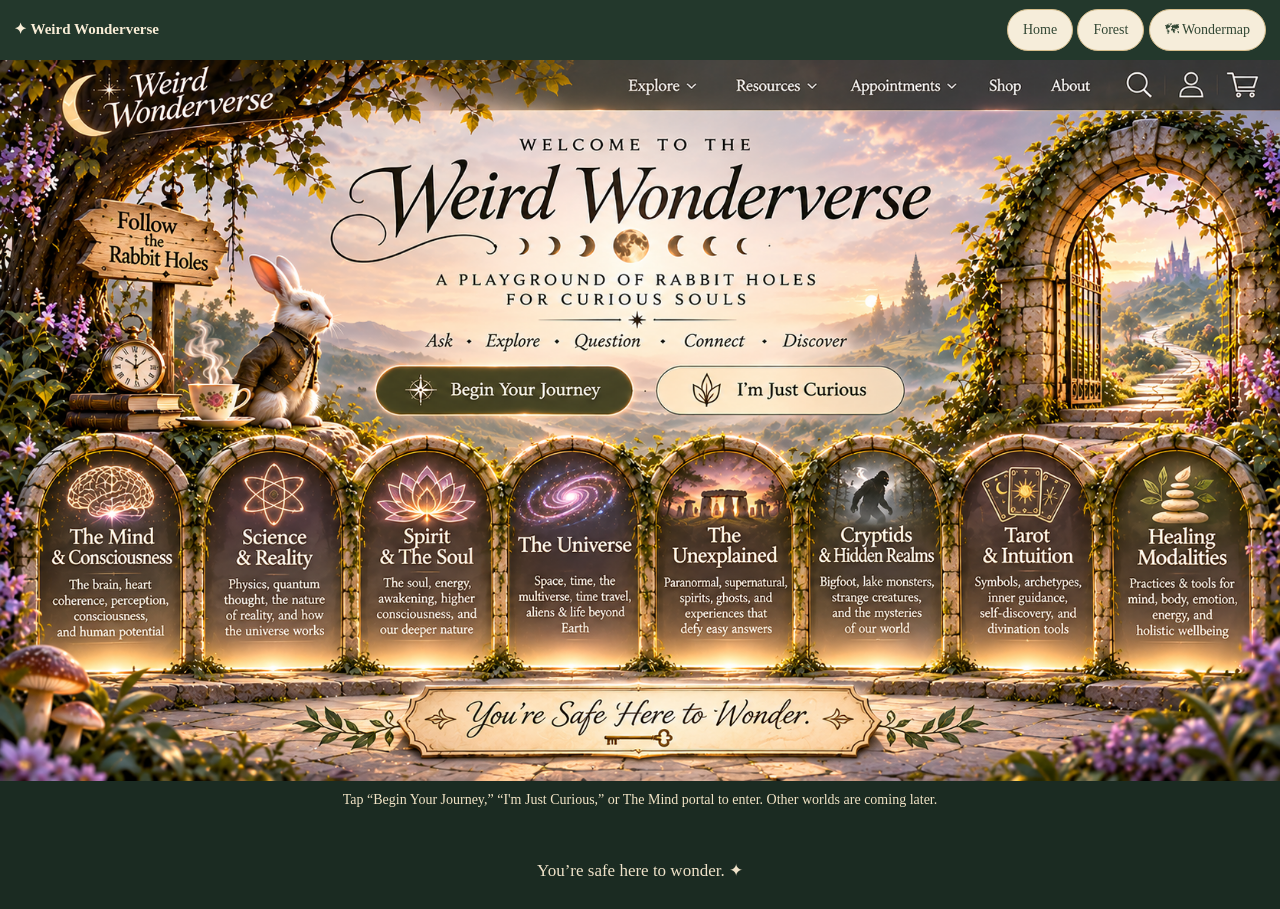
<file: index.html>
<!DOCTYPE html>
<html lang="en"><head><meta charset="utf-8"/><meta content="width=device-width,initial-scale=1" name="viewport"/><title>Weird Wonderverse · Enter the Wonder</title><link rel="stylesheet" href="styles.css"/></head><body><div class="topbar"><strong>✦ Weird Wonderverse</strong><div><button onclick="go('home')">Home</button> <button onclick="go('forest')">Forest</button> <button onclick="toggleMap()">🗺 Wondermap</button></div></div>
<section class="page active" id="home"><div class="scene-wrap"><div class="scene"><img alt="Original approved Weird Wonderverse enchanted garden homepage" class="art" src="assets/entrance-garden.png"/><button aria-label="Begin your journey" class="hotspot" onclick="go('forest')" style="left:35%;top:26%;width:16%;height:9%"></button><button aria-label="I'm just curious" class="hotspot" onclick="go('forest')" style="left:51%;top:26%;width:18%;height:9%"></button><button aria-label="Enter The Mind and Nervous System" class="hotspot" onclick="go('forest')" style="left:4%;top:48%;width:12%;height:31%"></button></div><div class="hint">Tap “Begin Your Journey,” “I'm Just Curious,” or The Mind portal to enter. Other worlds are coming later.</div></div></section>
<section class="page" id="forest"><div class="scene-wrap"><div class="scene"><img alt="Exact approved earthy forest clearing with six topic archways" class="art" src="assets/forest-clearing.png"/><button aria-label="Explore The Brain" class="hotspot" onclick="go('bite')" style="left:4%;top:18%;width:26%;height:29%"></button><button aria-label="Nervous System coming soon" class="hotspot" onclick="coming('The Nervous System')" style="left:37%;top:18%;width:26%;height:29%"></button><button aria-label="Emotions and Behavior coming soon" class="hotspot" onclick="coming('Emotions &amp; Behavior')" style="left:71%;top:18%;width:26%;height:29%"></button><button aria-label="Consciousness coming soon" class="hotspot" onclick="coming('Consciousness')" style="left:3%;top:51%;width:27%;height:34%"></button><button aria-label="Changing Brain coming soon" class="hotspot" onclick="coming('The Changing Brain')" style="left:43%;top:52%;width:25%;height:33%"></button><button aria-label="Heart and Brain coming soon" class="hotspot" onclick="coming('The Heart &amp; Brain')" style="left:73%;top:52%;width:25%;height:34%"></button></div><div class="hint">✨ Tap the stone arch labeled “The Brain” to follow our first trail. The other five are preserved for future discoveries.</div></div></section>
<section class="page" id="bite"><article class="panel"><div class="eyebrow">The Brain · Perception · Wonder Bite #001</div><h1>What if you're not seeing the world exactly as it is?</h1><p>Your eyes collect light, but your brain does much of the work of turning that information into the world you experience.</p><p>It combines incoming signals with context, expectations, and past experiences to help you make sense of what's around you.</p><p>That's why two people can look at the same ambiguous image and see completely different things.</p><p><strong>Your perception isn't a perfect recording of reality. It's your brain's best interpretation of the information available.</strong></p><div class="note"><strong>🌱 Something to wonder about…</strong><p>How much might your expectations influence what you notice?</p></div><button class="action" onclick="go('experiment')">🐇 Try a two-minute perception experiment →</button><details><summary>📖 A little deeper: the science</summary><p>Perception depends on how the brain organizes incoming sensory information and uses context and prior experience. Predictive processing is one influential family of scientific models for how prior expectations interact with sensory signals; researchers continue to investigate its scope and mechanisms.</p><p>None of this means that the outside world is imaginary, or that all interpretations are equally accurate.</p><p class="muted">Research links and recommended books will be added before publication.</p></details><button class="action secondary" onclick="go('forest')">← Back to the forest clearing</button></article></section>
<section class="page" id="experiment"><article class="panel"><div class="eyebrow">Interactive discovery · 1–2 minutes</div><h1>Two Ways to See</h1><p>Look at the image. What do you notice first?</p><svg aria-label="Rubin vase illusion: dark silhouettes of two faces looking at each other and a light-colored vase between them" class="illusion" role="img" viewbox="0 0 320 250"><rect fill="#eee7d8" height="250" width="320"></rect><path d="M0 0H122 C114 40 122 58 125 76 C133 94 130 104 116 116 C107 125 113 140 128 148 C145 161 143 183 130 202 C120 220 123 236 124 250 H0Z" fill="#3d5148"></path><path d="M320 0H198 C206 40 198 58 195 76 C187 94 190 104 204 116 C213 125 207 140 192 148 C175 161 177 183 190 202 C200 220 197 236 196 250 H320Z" fill="#3d5148"></path><path d="M124 45 Q105 42 108 63 Q116 76 126 70 M196 45 Q215 42 212 63 Q204 76 194 70" fill="#3d5148" stroke="#283c34" stroke-width="2"></path></svg><div class="choices"><label><input name="seen" type="radio" value="faces"/> Two faces looking at each other</label><label><input name="seen" type="radio" value="vase"/> A vase or goblet in the center</label><label><input name="seen" type="radio" value="both"/> Both, almost immediately</label></div><button class="action" onclick="reveal()">Reveal the other perspective ✨</button><div class="hidden" id="reveal"><div class="note"><strong>Both interpretations are in the same image!</strong><p>The dark shapes can appear as faces. The light space between them can appear as a vase. Nothing in the picture changes—only how you organize what you see.</p><strong>Try this:</strong> Look again and deliberately switch between the two interpretations.</div><details><summary>🧠 Explore the science behind the magic</summary><p>This demonstrates <strong>figure–ground organization</strong>, a classic topic in Gestalt psychology. Our visual system distinguishes objects (figures) from their surroundings (ground). In an ambiguous image, different interpretations can alternate, an example of <strong>bistable perception</strong>.</p><p>This is evidence that perception actively organizes information—not evidence that reality itself is imaginary.</p></details><div class="note"><strong>🌿 A little something to wonder about…</strong><p>If the same image can support two experiences, what might this tell us about how we interpret more complicated situations?</p></div><details id="wb001-stats"><summary>The key study &amp; the stats 📊</summary><p>Same picture. Different reality. Your brain has some explaining to do. 😂</p><p>Remember our vase-or-two-faces illusion?</p><p>Here's the wild part: scientists can study people watching the exact same image while their perception switches between two interpretations.</p><p>A 2017 RUBIN VASE RESEARCH FINDING
~6–7 seconds
In one experiment, researchers recorded average reported switching frequencies of about 0.14 Hz for faces and 0.16 Hz for the vase—roughly one reported switch of each type every 6–7 seconds.</p><p>These are study-specific averages, not how quickly everyone's perception switches.</p><p>Now think about that.</p><p>The picture didn't have to change.</p><p>The person didn't have to move.</p><p>Yet their experience of what they were seeing could change.</p><p>Researchers call this bistable perception, and they've found that perceptual switching is influenced by several factors, including attention and how the visual stimulus is presented.</p><p>A little Wonderverse question ✨</p><p>If your interpretation of a picture can change without the picture changing…</p><p>What might happen when you look at an old situation from a completely different perspective?</p><p>Same story. New eyes. Interesting, right?</p><p>Read the original Rubin vase brain-imaging research: <a href="https://pmc.ncbi.nlm.nih.gov/articles/PMC5600935/" rel="noopener noreferrer" target="_blank">https://pmc.ncbi.nlm.nih.gov/articles/PMC5600935/</a></p></details><section class="note" id="wb001-rabbit-hole"><p>🗝️ Keep Falling Down the Rabbit Hole</p><p>For the curious souls whose brains just said, “Okay, but HOW does that work?!” 😂</p><p>You don't have to become a neuroscientist to explore this. But if your curiosity is getting a little out of hand, we've got some doors for you.</p><p>THE ORIGINAL RESEARCH 🔬
Same picture. Different brain activity.</p><p>Scientists studied what happened in people's brains as their perception shifted between faces and a vase. Spoiler: your visual system is doing a whole lot more than taking pictures.</p><p>Read the 2017 study: <a href="https://pmc.ncbi.nlm.nih.gov/articles/PMC5600935/" rel="noopener noreferrer" target="_blank">https://pmc.ncbi.nlm.nih.gov/articles/PMC5600935/</a></p><p>MORE BRAIN TRICKS 👀
Oh, you think your eyes are reliable? That's adorable. 😂</p><p>Explore a whole collection of visual illusions from vision scientist Michael Bach. Some might make you question what you just saw.</p><p>Explore the illusions: <a href="https://michaelbach.de/ot/" rel="noopener noreferrer" target="_blank">https://michaelbach.de/ot/</a></p><p>FOR THE DEEP DIVERS 📚
Being You: A New Science of Consciousness — Anil Seth</p><p>What if experiencing reality isn't as straightforward as we think? Neuroscientist Anil Seth explores how our brains create our conscious experiences.</p><p>Explore the book: <a href="https://www.anilseth.com/being-you/" rel="noopener noreferrer" target="_blank">https://www.anilseth.com/being-you/</a></p><p>One last little thought before you go…</p><p>What if curiosity isn't about finding the one perfect answer?</p><p>What if sometimes it's about discovering a question you never thought to ask?</p><p>Stay weird. Stay curious. Keep wondering. 🐇✨</p></section><button class="action secondary" onclick="coming('Consciousness — a connected trail')">🐇 Follow the next trail: Consciousness</button></div><button class="action secondary" onclick="go('bite')">← Return to the Wonder Bite</button></article></section>
<section class="page" id="wb002"><article class="panel"><div class="eyebrow">The Brain · Attention · Wonder Bite #002</div><h1>What caught your attention first?</h1><p>Take your time exploring the enchanted forest. What stands out to you?</p><img class="art" alt="Original approved Wonder Bite #002 illustrated enchanted forest scene with hidden gorilla" src="assets/wonder-bite-002-forest.png" style="border-radius:15px;border:1px solid #bda777"/><div class="choices" style="margin-top:18px"><label><input type="radio" name="wb002-choice" value="creatures"/> The animals or little creatures</label><label><input type="radio" name="wb002-choice" value="plants"/> The plants, flowers, or mushrooms</label><label><input type="radio" name="wb002-choice" value="forest"/> The overall forest scene</label><label><input type="radio" name="wb002-choice" value="other"/> Something else entirely!</label></div><button class="action" onclick="revealWB002()">Reveal the discovery ✨</button><div class="hidden" id="wb002-reveal" aria-live="polite"><div class="note"><div class="hidden" data-wb002-branch="creatures"><h2>OHHH, you noticed the little creatures! 🦉🦋</h2><p>Your eyes went straight to the living things. Interesting…</p><p>Birds have long symbolized freedom, perspective, and possibility. Butterflies often represent transformation and change. And owls? Wisdom, mystery, and seeing what others overlook.</p><p>Maybe one of those ideas speaks to you right now. Or maybe you just like adorable woodland creatures. Also valid. 😂</p><p>A little question for your curious brain: Which creature caught your attention, and what does it represent to you?</p></div><div class="hidden" data-wb002-branch="plants"><h2>Well, hello there, forest witch. 🌿🍄</h2><p>You noticed the plants, flowers, or mushrooms!</p><p>Symbolically, trees often represent roots, stability, and growth. Flowers can represent beauty and becoming. Mushrooms? Hidden connections, transformation, and the fascinating life happening beneath the surface.</p><p>Maybe something about growth resonates with you right now.</p><p>Or maybe you&#x27;re just mentally redecorating your backyard. 😂</p><p>A little question for your curious brain: Is there something in your life that&#x27;s growing, changing, or waiting to bloom?</p></div><div class="hidden" data-wb002-branch="forest"><h2>OHHH, you took in the whole enchanted mess! 🌲✨</h2><p>Instead of one little detail, the entire scene caught your attention.</p><p>Forests have long symbolized mystery, exploration, the unknown, and the journey inward.</p><p>Maybe you&#x27;re drawn to the adventure of not knowing what&#x27;s around the next corner.</p><p>Or maybe your brain said, “There&#x27;s a lot going on here, and I need a minute.” 😂</p><p>A little question for your curious brain: Does the unknown feel exciting, intimidating, or a little of both?</p></div><div class="hidden" data-wb002-branch="other"><h2>Well, look at you, refusing to follow instructions. 😂🗝️</h2><p>You noticed something we didn&#x27;t even put on the list.</p><p>I LOVE that.</p><p>Sometimes the most interesting discoveries happen when we stop looking for the answers someone else told us to find.</p><p>Maybe the thing that caught your attention has a personal meaning that nobody else would understand.</p><p>A little question for your curious brain: What did you notice, and why do you think it stood out to you?</p></div></div><div class="note"><h2>But wait… there's a gorilla in the room. 🦍</h2><p>Now take another look at the forest.</p><p>Did you spot our sneaky little gorilla?</p><p>That's the fun part. We can all look at the same picture, notice different things, and still have more to discover.</p><p>The symbolism is an invitation to reflect, not a verdict about who you are.</p></div></div><div class="note" style="margin-top:24px"><h2>Curious about the science? 🧠</h2><details><summary>The science behind the magic 🧠</summary><p>Our brains cannot give every detail around us equal attention. When we focus on one thing, we may overlook something unexpected, even when it is right in front of us. Researchers call this <strong>inattentional blindness</strong>.</p><p>It is not a measure of intelligence or how observant you are. It is one surprising consequence of having limited attention.</p></details><details><summary>The key study &amp; the stats 📊</summary><p>In a well-known experiment by Daniel Simons and Christopher Chabris (1999), participants watched a video and counted basketball passes. Roughly half failed to notice an unexpected person in a gorilla suit walking through the scene, depending on the viewing condition.</p><p>Our enchanted forest is a playful illustration of the idea, <strong>not</strong> a recreation of the experiment or a scientific test of your attention.</p><p><a href="https://pubmed.ncbi.nlm.nih.gov/10694957/" target="_blank" rel="noopener noreferrer">Read the original research abstract</a></p></details><details><summary>Why it happens (and real-life examples) 🎯</summary><p>Attention helps us make sense of a busy world by prioritizing some information. The trade-off is that other details can slip past us. It can happen when we are absorbed in a conversation, searching for our keys, or looking for one specific thing in a crowded room.</p><p>Wondering what you missed can be an invitation to look again — not a reason to judge yourself.</p></details><h2>🗝️ Keep Falling Down the Rabbit Hole</h2><p><a href="https://pubmed.ncbi.nlm.nih.gov/10694957/" target="_blank" rel="noopener noreferrer">Simons &amp; Chabris — original study</a></p><p><a href="https://www.theinvisiblegorilla.com/" target="_blank" rel="noopener noreferrer">The Invisible Gorilla — explore the phenomenon</a></p><p>What else might become visible when you look again? 🐇✨</p></div><button class="action secondary" onclick="go('bite')">← Back to The Brain</button></article></section><section class="page" id="soon"><article class="panel"><div class="eyebrow">A trail waiting to be discovered</div><h1 id="soonTitle">Coming soon</h1><p>This path is part of our approved Wonderverse world. We're building its discoveries one little rabbit hole at a time.</p><button class="action" onclick="go('forest')">Return to the enchanted clearing</button></article></section>
<div aria-label="Wondermap navigation" aria-modal="true" id="mapOverlay" role="dialog"><div class="panel"><button class="softbtn" onclick="toggleMap()" style="float:right">✕ Close</button><h2>🗺 Your Wondermap</h2><p class="small">A temporary navigation map. Our approved full illustrated Wondermap remains a separate future design.</p><div class="tiles"><button onclick="go('wb002');toggleMap()">🦍 Wonder Bite #002 · Attention</button><button onclick="go('home');toggleMap()">🏡 Wonderverse entrance</button><button onclick="go('forest');toggleMap()">🌿 Mind &amp; Nervous System forest</button><button onclick="go('bite');toggleMap()">🧠 The Brain · Perception</button><button onclick="go('experiment');toggleMap()">👁 Two Ways to See experiment</button></div></div></div><footer class="foot">You’re safe here to wonder. ✦</footer><script src="script.js"></script></body></html>
</file>
<file: styles.css>
:root{--cream:#f6efdf;--ink:#2c3c30;--moss:#304f3d;--gold:#b89256;--lav:#eae1ed}*{box-sizing:border-box}body{margin:0;background:#1b2b22;color:var(--ink);font:17px/1.55 Georgia,serif}button{font:inherit;cursor:pointer}button:focus-visible{outline:4px solid #e2bc73;outline-offset:3px}.scene{max-width:1400px;margin:auto;position:relative}.art{width:100%;height:auto;display:block}.hotspot{position:absolute;background:transparent;border:2px solid transparent;border-radius:30px;transition:.2s}.hotspot:hover,.hotspot:focus-visible{border-color:#f7e4a5;background:#fff6cc20;box-shadow:0 0 0 3px #2d432b66}.hotspot span{position:absolute;left:50%;top:50%;transform:translate(-50%,-50%);font-size:0}.sr{position:absolute;width:1px;height:1px;overflow:hidden;clip-path:inset(50%)}.topbar{position:sticky;top:0;z-index:5;background:#243a2eea;backdrop-filter:blur(8px);color:#f9edd7;padding:9px 14px;display:flex;gap:8px;justify-content:space-between;align-items:center}.topbar button,.softbtn{border:1px solid #d5bc8a;border-radius:30px;background:#f6edda;color:#324734;padding:9px 15px;font-size:14px}.topbar strong{font-size:15px}.page{display:none}.page.active{display:block}.panel{max-width:760px;margin:20px auto;padding:clamp(20px,5vw,42px);background:var(--cream);border:2px solid #c7a877;border-radius:22px;box-shadow:0 10px 40px #0b171488}.eyebrow{font:700 12px/1.4 system-ui;letter-spacing:.15em;text-transform:uppercase;color:#5c6b55}h1,h2{line-height:1.17}h1{font-size:clamp(30px,6vw,46px)}h2{font-size:27px}.note{background:#e8e7d8;padding:16px;border-radius:14px;margin:18px 0}.action{display:block;width:100%;padding:15px;border:0;border-radius:13px;background:#365a44;color:white;margin:14px 0;font-weight:bold}.action.secondary{background:#e7dfcf;color:#304f3d;border:1px solid #bda777}.choices{display:grid;gap:10px}.choices label{padding:12px;border:1px solid #b7b9a5;border-radius:12px;cursor:pointer;background:#fffaf0}.choices label:has(input:checked){background:#dfe7d8;border-color:#436349}.muted{color:#647163;font-size:14px}details{margin-top:16px;padding:16px;border:1px solid #c8bca3;border-radius:12px;background:#fff9ee}summary{cursor:pointer;font-weight:bold}svg.illusion{max-width:430px;width:100%;display:block;margin:12px auto;border-radius:14px}.hidden{display:none}.tiles{display:grid;grid-template-columns:repeat(2,1fr);gap:12px}.tiles button{padding:15px;border-radius:12px;border:1px solid #c4b08d;background:#f9f2e5;color:#314735;text-align:left}.tiles button:disabled{opacity:.5;cursor:not-allowed}.hint{color:#f2e4c6;text-align:center;font-size:14px;padding:8px 15px 24px}.scene-wrap{background:#1b2b22}.floating{position:fixed;bottom:15px;right:15px;z-index:9;border-radius:40px;border:1px solid #d7bc82;background:#f4ead5;color:#304733;padding:12px 16px;box-shadow:0 5px 18px #0005}#mapOverlay{position:fixed;inset:0;z-index:15;background:#0b1714d9;display:none;align-items:center;justify-content:center;padding:18px}#mapOverlay.open{display:flex}#mapOverlay .panel{max-height:90vh;overflow:auto;width:100%;margin:0}.foot{color:#efe2c9;text-align:center;padding:24px}.small{font-size:14px}@media(max-width:600px){.scene{min-width:0}.hotspot{border-radius:10px}.topbar strong{font-size:13px}.topbar button{padding:7px 9px;font-size:12px}.tiles{grid-template-columns:1fr}.panel{margin:12px;border-radius:16px}.hint{font-size:13px}}
</file>
